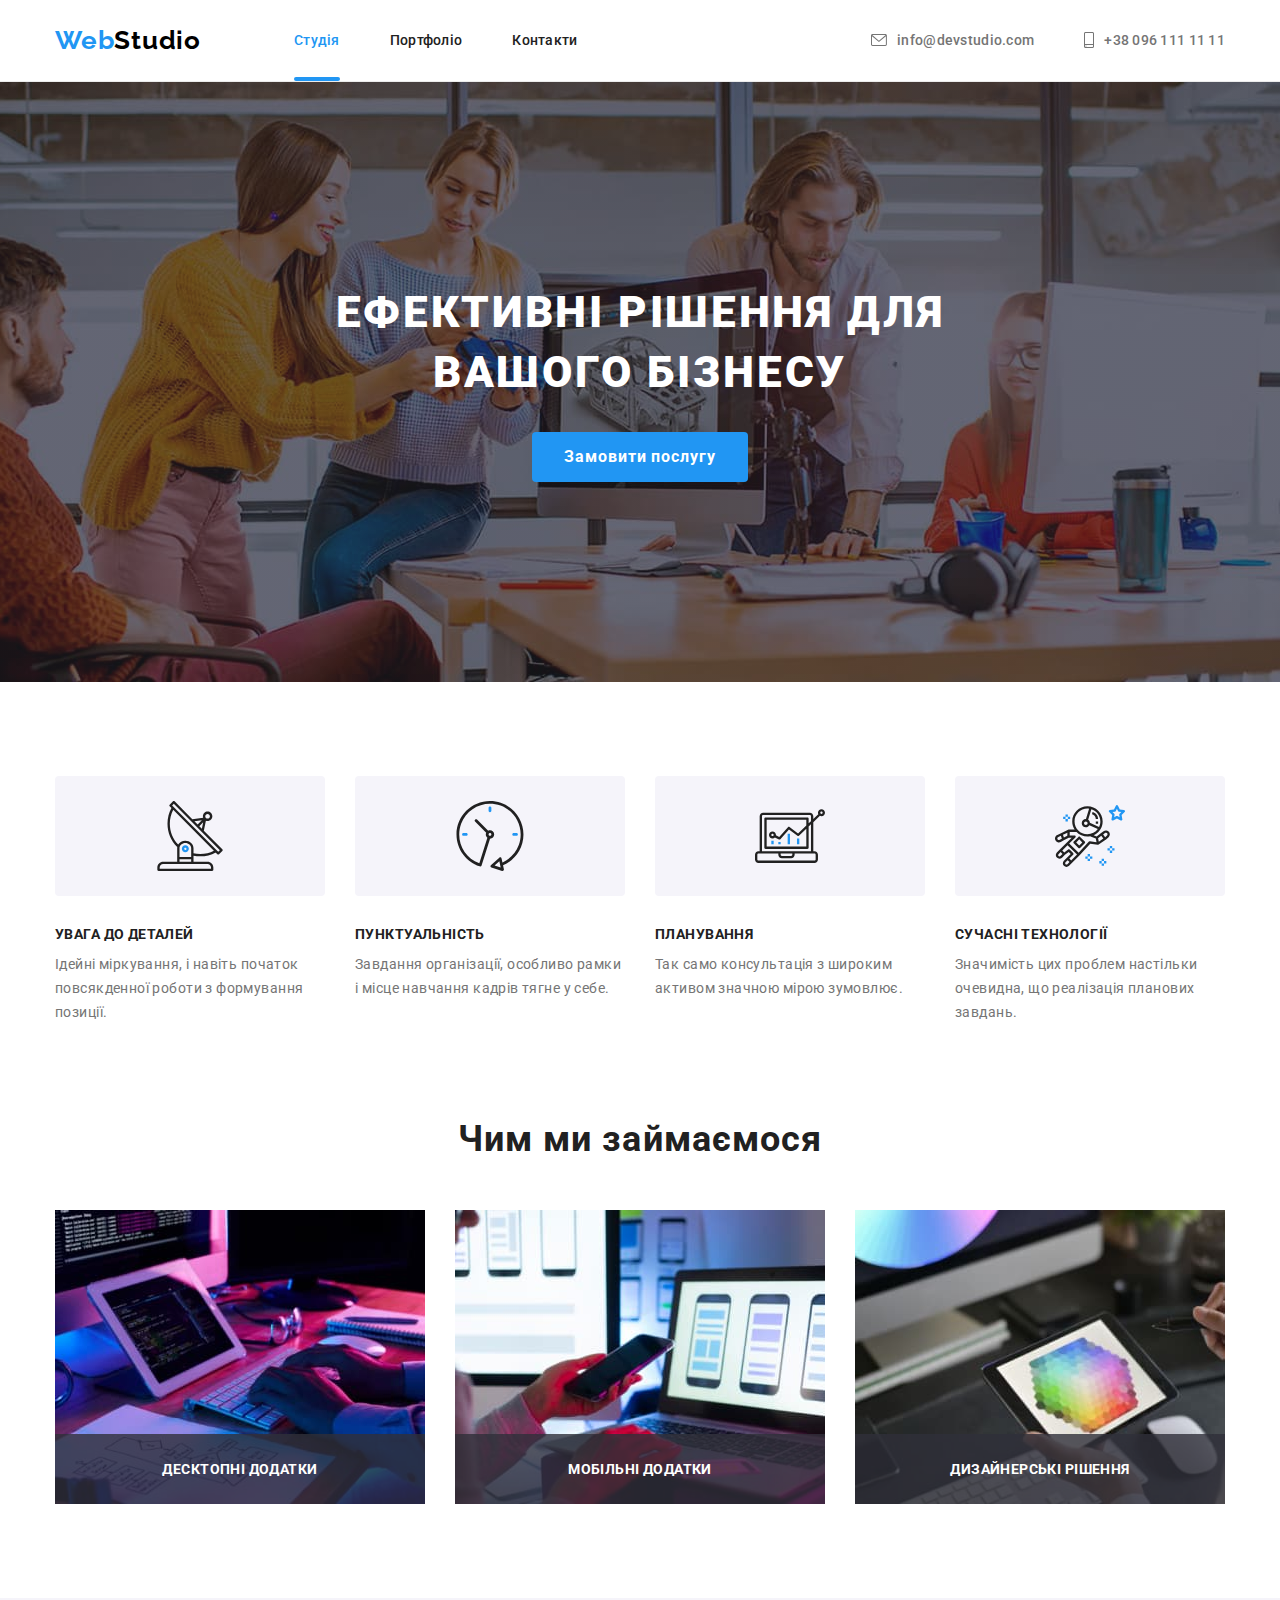
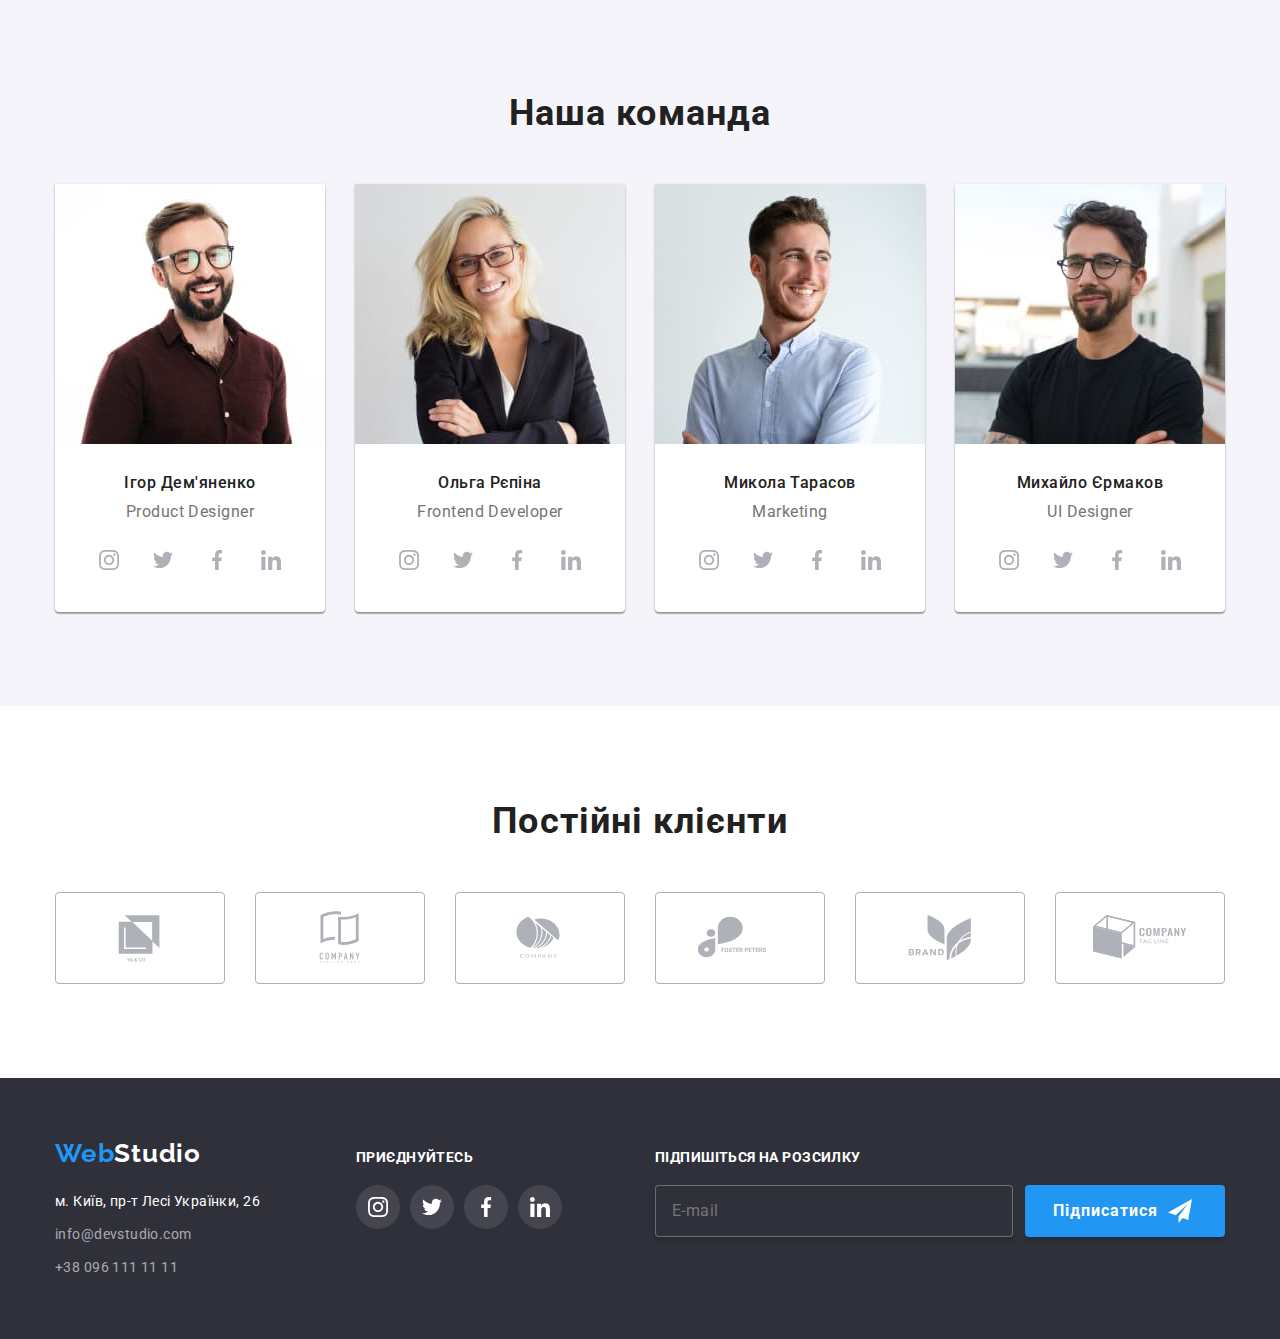
<file: index.html>
<!DOCTYPE html>
<html lang="uk">
  <head>
    <meta charset="UTF-8" />
    <meta http-equiv="X-UA-Compatible" content="IE=edge" />
    <meta name="viewport" content="width=device-width, initial-scale=1.0" />
    <title>Домашнє завдання #7 Головна</title>
    <link rel="preconnect" href="https://fonts.googleapis.com" />
    <link rel="preconnect" href="https://fonts.gstatic.com" crossorigin />
    <link
      href="https://fonts.googleapis.com/css2?family=Raleway:wght@700&family=Roboto:wght@400;500;700;900&display=swap"
      rel="stylesheet"
    />
    <link
      rel="stylesheet"
      href="https://cdnjs.cloudflare.com/ajax/libs/modern-normalize/1.1.0/modern-normalize.min.css"
    />
    <link rel="stylesheet" href="./css/main.min.css" />
  </head>
  <body>
    <!--Шапка-->
    <header class="page-header">
      <div class="container page-header__container">
        <a href="./index.html" class="logo"><span class="logo__contrast">Web</span>Studio</a>
        <button
          type="button"
          class="menu-toggle js-open-menu"
          aria-expanded="false"
          aria-controls="mobile-menu"
        >
          <svg
            class="menu-toggle__icon-menu"
            width="40px"
            height="40px"
            aria-label="Відкрити мобільне меню"
          >
            <use href="./images/icons.svg#icon-menu"></use>
          </svg>
        </button>
        <nav class="site-nav">
          <ul class="site-nav__list">
            <li>
              <a href="./index.html" class="site-nav__link site-nav__link--current">Студія</a>
            </li>
            <li><a href="./portfolio.html" class="site-nav__link">Портфоліо</a></li>
            <li><a href="" class="site-nav__link">Контакти</a></li>
          </ul>
        </nav>
        <ul class="contacts">
          <li class="contacts-item">
            <a href="mailto:info@devstudio.com" class="contacts__link">
              <svg class="contacts__icon" width="16px" height="12px">
                <use href="./images/icons.svg#icon-mail"></use></svg
              >info@devstudio.com</a
            >
          </li>
          <li class="contacts-item">
            <a href="tel:+380961111111" class="contacts__link"
              ><svg class="contacts__icon" width="10px" height="16px">
                <use href="./images/icons.svg#icon-phone"></use></svg
              >+38 096 111 11 11</a
            >
          </li>
        </ul>
      </div>
    </header>
    <main>
      <!--Hero-->
      <section class="hero">
        <div class="container">
          <h1 class="hero__title">Ефективні рішення для вашого бізнесу</h1>
          <button type="button" class="button" data-modal-open>Замовити послугу</button>
        </div>
      </section>
      <!--Особливості-->
      <section class="section">
        <div class="container">
          <h2 class="hidden">Особливості</h2>
          <ul class="features">
            <li class="features__item">
              <div class="features__icon-box">
                <svg width="70px" height="70px">
                  <use href="./images/icons.svg#icon-antenna"></use>
                </svg>
              </div>
              <h3 class="features__title">УВАГА ДО ДЕТАЛЕЙ</h3>
              <p class="features__text">
                Ідейні міркування, і навіть початок повсякденної роботи з формування позиції.
              </p>
            </li>
            <li class="features__item">
              <div class="features__icon-box">
                <svg width="70px" height="70px">
                  <use href="./images/icons.svg#icon-clock"></use>
                </svg>
              </div>
              <h3 class="features__title">ПУНКТУАЛЬНІСТЬ</h3>
              <p class="features__text">
                Завдання організації, особливо рамки і місце навчання кадрів тягне у себе.
              </p>
            </li>
            <li class="features__item">
              <div class="features__icon-box">
                <svg width="70px" height="70px">
                  <use href="./images/icons.svg#icon-diagram"></use>
                </svg>
              </div>
              <h3 class="features__title">ПЛАНУВАННЯ</h3>
              <p class="features__text">
                Так само консультація з широким активом значною мірою зумовлює.
              </p>
            </li>
            <li class="features__item">
              <div class="features__icon-box">
                <svg width="70px" height="70px">
                  <use href="./images/icons.svg#icon-astronaut"></use>
                </svg>
              </div>
              <h3 class="features__title">СУЧАСНІ ТЕХНОЛОГІЇ</h3>
              <p class="features__text">
                Значимість цих проблем настільки очевидна, що реалізація планових завдань.
              </p>
            </li>
          </ul>
        </div>
      </section>
      <!--Чим займаються-->
      <section class="section section--no-padding-top">
        <div class="container">
          <h2 class="section__title">Чим ми займаємося</h2>
          <ul class="services">
            <li>
              <a href="" class="services__link">
                <img
                  src="./images/desktop/img1"
                  srcset="./images/desktop/img1.jpg 1x, ./images/desktop/img1@2x.jpg 2x"
                  alt="Розробник працює з планшетом"
                  width="370"
                  height="294"
                />
                <h3 class="services__label">Десктопні додатки</h3>
              </a>
            </li>
            <li>
              <a href="" class="services__link">
                <img
                  src="./images/desktop/img2"
                  srcset="./images/desktop/img2.jpg 1x, ./images/desktop/img2@2x.jpg 2x"
                  alt="Варіанти вигляду додатку на мобільному пристої"
                  width="370"
                  height="294"
                />
                <h3 class="services__label">Мобільні додатки</h3>
              </a>
            </li>
            <li>
              <a href="" class="services__link">
                <img
                  src="./images/desktop/img3"
                  srcset="./images/desktop/img3.jpg 1x, ./images/desktop/img3@2x.jpg 2x"
                  alt="Кольорова палітра на планшеті"
                  width="370"
                  height="294"
                />
                <h3 class="services__label">Дизайнерські рішення</h3></a
              >
            </li>
          </ul>
        </div>
      </section>
      <!--Команда-->
      <section class="section section--grey-background">
        <div class="container">
          <h2 class="section__title">Наша команда</h2>
          <ul class="team">
            <li class="team__item">
              <picture>
                <source
                  srcset="./images/mobile/photo1.jpg 1x, ./images/mobile/photo1@2x.jpg 2x"
                  media="(max-width: 767px)"
                  type="image/jpeg">
                <source
                  srcset="./images/tablet/photo1.jpg 1x, ./images/tablet/photo1@2x.jpg 2x"
                  media="(max-width: 1199px)"
                  type="image/jpeg">
                <source
                  srcset="./images/desktop/photo1.jpg 1x, ./images/desktop/photo1@2x.jpg 2x"
                  media="(min-width: 1200px)"
                  type="image/jpeg">
                <img
                  src="./images/desktop/photo1.jpg"
                  alt="Фото Ігора Дем'яненка">
              </picture>
              <div class="team__description">
                <h3 class="team__title">Ігор Дем'яненко</h3>
                <p lang="en" class="team__text">Product Designer</p>
                <ul class="social-list">
                  <li class="social-list__item">
                    <a
                      href="https://www.instagram.com"
                      target="_blank"
                      rel="noreferrer noopener"
                      class="social-list__link"
                    >
                      <svg
                        class="social-list__icon"
                        width="20px"
                        height="20px"
                        aria-label="instagram"
                        lang="en"
                      >
                        <use href="./images/icons.svg#icon-instagram"></use>
                      </svg>
                    </a>
                  </li>
                  <li class="social-list__item">
                    <a
                      href="https://www.twitter.com"
                      target="_blank"
                      rel="noreferrer noopener"
                      class="social-list__link"
                    >
                      <svg
                        class="social-list__icon"
                        width="20px"
                        height="20px"
                        aria-label="twitter"
                        lang="en"
                      >
                        <use href="./images/icons.svg#icon-twitter"></use>
                      </svg>
                    </a>
                  </li>
                  <li class="social-list__item">
                    <a
                      href="https://uk-ua.facebook.com"
                      target="_blank"
                      rel="noreferrer noopener"
                      class="social-list__link"
                    >
                      <svg
                        class="social-list__icon"
                        width="20px"
                        height="20px"
                        aria-label="facebook"
                        lang="en"
                      >
                        <use href="./images/icons.svg#icon-facebook"></use>
                      </svg>
                    </a>
                  </li>
                  <li class="social-list__item">
                    <a
                      href="https://ua.linkedin.com"
                      target="_blank"
                      rel="noreferrer noopener"
                      class="social-list__link"
                    >
                      <svg
                        class="social-list__icon"
                        width="20px"
                        height="20px"
                        aria-label="linkedin"
                        lang="en"
                      >
                        <use href="./images/icons.svg#icon-linkedin"></use>
                      </svg>
                    </a>
                  </li>
                </ul>
              </div>
            </li>
            <li class="team__item">
              <picture>
                <source
                  srcset="./images/mobile/photo2.jpg 1x, ./images/mobile/photo2@2x.jpg 2x"
                  media="(max-width: 767px)"
                  type="image/jpeg">
                <source
                  srcset="./images/tablet/photo2.jpg 1x, ./images/tablet/photo2@2x.jpg 2x"
                  media="(max-width: 1199px)"
                  type="image/jpeg">
                <source
                  srcset="./images/desktop/photo2.jpg 1x, ./images/desktop/photo2@2x.jpg 2x"
                  media="(min-width: 1200px)"
                  type="image/jpeg">
                <img
                  src="./images/desktop/photo2.jpg"
                  alt="Фото Ольги Рєпіної">
              </picture>
              <div class="team__description">
                <h3 class="team__title">Ольга Рєпіна</h3>
                <p lang="en" class="team__text">Frontend Developer</p>
                <ul class="social-list list">
                  <li class="social-list__item">
                    <a
                      href="https://www.instagram.com"
                      target="_blank"
                      rel="noreferrer noopener"
                      class="social-list__link"
                    >
                      <svg
                        class="social-list__icon"
                        width="20px"
                        height="20px"
                        aria-label="instagram"
                        lang="en"
                      >
                        <use href="./images/icons.svg#icon-instagram"></use>
                      </svg>
                    </a>
                  </li>
                  <li class="social-list__item">
                    <a
                      href="https://www.twitter.com"
                      target="_blank"
                      rel="noreferrer noopener"
                      class="social-list__link"
                    >
                      <svg
                        class="social-list__icon"
                        width="20px"
                        height="20px"
                        aria-label="twitter"
                        lang="en"
                      >
                        <use href="./images/icons.svg#icon-twitter"></use></svg
                    ></a>
                  </li>
                  <li class="social-list__item">
                    <a
                      href="https://uk-ua.facebook.com"
                      target="_blank"
                      rel="noreferrer noopener"
                      class="social-list__link"
                      ><svg
                        class="social-list__icon"
                        width="20px"
                        height="20px"
                        aria-label="facebook"
                        lang="en"
                      >
                        <use href="./images/icons.svg#icon-facebook"></use></svg
                    ></a>
                  </li>
                  <li class="social-list__item">
                    <a
                      href="https://ua.linkedin.com"
                      target="_blank"
                      rel="noreferrer noopener"
                      class="social-list__link"
                      ><svg
                        class="social-list__icon"
                        width="20px"
                        height="20px"
                        aria-label="linkedin"
                        lang="en"
                      >
                        <use href="./images/icons.svg#icon-linkedin"></use></svg
                    ></a>
                  </li>
                </ul>
              </div>
            </li>
            <li class="team__item">
              <picture>
                <source
                  srcset="./images/mobile/photo3.jpg 1x, ./images/mobile/photo3@2x.jpg 2x"
                  media="(max-width: 767px)"
                  type="image/jpeg">
                <source
                  srcset="./images/tablet/photo3.jpg 1x, ./images/tablet/photo3@2x.jpg 2x"
                  media="(max-width: 1199px)"
                  type="image/jpeg">
                <source
                  srcset="./images/desktop/photo3.jpg 1x, ./images/desktop/photo3@2x.jpg 2x"
                  media="(min-width: 1200px)"
                  type="image/jpeg">
                <img
                  src="./images/desktop/photo3.jpg"
                  alt="Фото Миколи Тарасова">
              </picture>
              <div class="team__description">
                <h3 class="team__title">Микола Тарасов</h3>
                <p lang="en" class="team__text">Marketing</p>
                <ul class="social-list list">
                  <li class="social-list__item">
                    <a
                      href="https://www.instagram.com"
                      target="_blank"
                      rel="noreferrer noopener"
                      class="social-list__link"
                    >
                      <svg
                        class="social-list__icon"
                        width="20px"
                        height="20px"
                        aria-label="instagram"
                        lang="en"
                      >
                        <use href="./images/icons.svg#icon-instagram"></use>
                      </svg>
                    </a>
                  </li>
                  <li class="social-list__item">
                    <a
                      href="https://www.twitter.com"
                      target="_blank"
                      rel="noreferrer noopener"
                      class="social-list__link"
                    >
                      <svg
                        class="social-list__icon"
                        width="20px"
                        height="20px"
                        aria-label="twitter"
                        lang="en"
                      >
                        <use href="./images/icons.svg#icon-twitter"></use></svg
                    ></a>
                  </li>
                  <li class="social-list__item">
                    <a
                      href="https://uk-ua.facebook.com"
                      target="_blank"
                      rel="noreferrer noopener"
                      class="social-list__link"
                    >
                      <svg
                        class="social-list__icon"
                        width="20px"
                        height="20px"
                        aria-label="facebook"
                        lang="en"
                      >
                        <use href="./images/icons.svg#icon-facebook"></use>
                      </svg>
                    </a>
                  </li>
                  <li class="social-list__item">
                    <a
                      href="https://ua.linkedin.com"
                      target="_blank"
                      rel="noreferrer noopener"
                      class="social-list__link"
                      ><svg
                        class="social-list__icon"
                        width="20px"
                        height="20px"
                        aria-label="linkedin"
                        lang="en"
                      >
                        <use href="./images/icons.svg#icon-linkedin"></use></svg
                    ></a>
                  </li>
                </ul>
              </div>
            </li>
            <li class="team__item">
              <picture>
                <source
                  srcset="./images/mobile/photo4.jpg 1x, ./images/mobile/photo4@2x.jpg 2x"
                  media="(max-width: 767px)"
                  type="image/jpeg">
                <source
                  srcset="./images/tablet/photo4.jpg 1x, ./images/tablet/photo4@2x.jpg 2x"
                  media="(max-width: 1199px)"
                  type="image/jpeg">
                <source
                  srcset="./images/desktop/photo4.jpg 1x, ./images/desktop/photo4@2x.jpg 2x"
                  media="(min-width: 1200px)"
                  type="image/jpeg">
                <img
                  src="./images/desktop/photo4.jpg"
                  alt="Фото Михайла Єрмакова">
              </picture>
              <div class="team__description">
                <h3 class="team__title">Михайло Єрмаков</h3>
                <p lang="en" class="team__text">UI Designer</p>
                <ul class="social-list list">
                  <li class="social-list__item">
                    <a
                      href="https://www.instagram.com"
                      target="_blank"
                      rel="noreferrer noopener"
                      class="social-list__link"
                    >
                      <svg
                        class="social-list__icon"
                        width="20px"
                        height="20px"
                        aria-label="instagram"
                        lang="en"
                      >
                        <use href="./images/icons.svg#icon-instagram"></use>
                      </svg>
                    </a>
                  </li>
                  <li class="social-list__item">
                    <a
                      href="https://www.twitter.com"
                      target="_blank"
                      rel="noreferrer noopener"
                      class="social-list__link"
                    >
                      <svg
                        class="social-list__icon"
                        width="20px"
                        height="20px"
                        aria-label="twitter"
                        lang="en"
                      >
                        <use href="./images/icons.svg#icon-twitter"></use></svg
                    ></a>
                  </li>
                  <li class="social-list__item">
                    <a
                      href="https://uk-ua.facebook.com"
                      target="_blank"
                      rel="noreferrer noopener"
                      class="social-list__link"
                      ><svg
                        class="social-list__icon"
                        width="20px"
                        height="20px"
                        aria-label="facebook"
                        lang="en"
                      >
                        <use href="./images/icons.svg#icon-facebook"></use></svg
                    ></a>
                  </li>
                  <li class="social-list__item">
                    <a
                      href="https://ua.linkedin.com"
                      target="_blank"
                      rel="noreferrer noopener"
                      class="social-list__link"
                      ><svg
                        class="social-list__icon"
                        width="20px"
                        height="20px"
                        aria-label="linkedin"
                        lang="en"
                      >
                        <use href="./images/icons.svg#icon-linkedin"></use></svg
                    ></a>
                  </li>
                </ul>
              </div>
            </li>
          </ul>
        </div>
      </section>
      <section class="section">
        <div class="container">
          <h2 class="section__title">Постійні клієнти</h2>
          <ul class="clients">
            <li class="clients__item">
              <a href="" target="_blank" rel="noreferrer noopener" class="clients__link"
                ><svg
                  class="clients__icon"
                  width="106px"
                  height="60px"
                  aria-label="логотип клієнта 1"
                  lang="uk"
                >
                  <use href="./images/icons.svg#icon-client1"></use></svg
              ></a>
            </li>
            <li class="clients__item">
              <a href="" target="_blank" rel="noreferrer noopener" class="clients__link"
                ><svg
                  class="clients__icon"
                  width="106px"
                  height="60px"
                  aria-label="логотип клієнта 2"
                  lang="uk"
                >
                  <use href="./images/icons.svg#icon-client2"></use></svg
              ></a>
            </li>
            <li class="clients__item">
              <a href="" target="_blank" rel="noreferrer noopener" class="clients__link"
                ><svg
                  class="clients__icon"
                  width="106px"
                  height="60px"
                  aria-label="логотип клієнта 3"
                  lang="uk"
                >
                  <use href="./images/icons.svg#icon-client3"></use></svg
              ></a>
            </li>
            <li class="clients__item">
              <a href="" target="_blank" rel="noreferrer noopener" class="clients__link"
                ><svg
                  class="clients__icon"
                  width="106px"
                  height="60px"
                  aria-label="логотип клієнта 4"
                  lang="uk"
                >
                  <use href="./images/icons.svg#icon-client4"></use></svg
              ></a>
            </li>
            <li class="clients__item">
              <a href="" target="_blank" rel="noreferrer noopener" class="clients__link"
                ><svg
                  class="clients__icon"
                  width="106px"
                  height="60px"
                  aria-label="логотип клієнта 5"
                  lang="uk"
                >
                  <use href="./images/icons.svg#icon-client5"></use></svg
              ></a>
            </li>
            <li class="clients__item">
              <a href="" target="_blank" rel="noreferrer noopener" class="clients__link"
                ><svg
                  class="clients__icon"
                  width="106px"
                  height="60px"
                  aria-label="логотип клієнта 6"
                  lang="uk"
                >
                  <use href="./images/icons.svg#icon-client6"></use></svg
              ></a>
            </li>
          </ul>
        </div>
      </section>
    </main>

    <footer class="footer">
      <div class="container container--footer">
        <div class="footer__left-block">
          <a href="/" class="logo logo--footer"><span class="logo__contrast">Web</span>Studio</a>
          <address class="address">
            <ul class="address__list">
              <li class="address__item">
                <a
                  href="https://goo.gl/maps/XZDwD4f3hRk5bJ4y6"
                  class="address__link address__link--bold"
                  >м. Київ, пр-т Лесі Українки, 26</a
                >
              </li>
              <li class="address__item">
                <a href="mailto:info@devstudio.com" class="address__link">info@devstudio.com</a>
              </li>
              <li class="address__item">
                <a href="tel:+380961111111" class="address__link">+38 096 111 11 11</a>
              </li>
            </ul>
          </address>
        </div>
        <div class="footer__central-block">
          <b class="footer__call-to-action">приєднуйтесь</b>
          <ul class="social-list">
            <li class="social-list__item">
              <a
                href="https://www.instagram.com"
                target="_blank"
                rel="noreferrer noopener"
                class="social-list__link social-list__link--dark"
              >
                <svg
                  class="social-list__icon"
                  width="20px"
                  height="20px"
                  aria-label="instagram"
                  lang="en"
                >
                  <use href="./images/icons.svg#icon-instagram"></use>
                </svg>
              </a>
            </li>
            <li class="social-list__item">
              <a
                href="https://www.twitter.com"
                target="_blank"
                rel="noreferrer noopener"
                class="social-list__link social-list__link--dark"
              >
                <svg
                  class="social-list__icon"
                  width="20px"
                  height="20px"
                  aria-label="twitter"
                  lang="en"
                >
                  <use href="./images/icons.svg#icon-twitter"></use></svg
              ></a>
            </li>
            <li class="social-list__item">
              <a
                href="https://uk-ua.facebook.com"
                target="_blank"
                rel="noreferrer noopener"
                class="social-list__link social-list__link--dark"
                ><svg
                  class="social-list__icon"
                  width="20px"
                  height="20px"
                  aria-label="facebook"
                  lang="en"
                >
                  <use href="./images/icons.svg#icon-facebook"></use></svg
              ></a>
            </li>
            <li class="social-list__item">
              <a
                href="https://ua.linkedin.com"
                target="_blank"
                rel="noreferrer noopener"
                class="social-list__link social-list__link--dark">
                <svg
                  class="social-list__icon"
                  width="20px"
                  height="20px"
                  aria-label="linkedin"
                  lang="en">
                  <use href="./images/icons.svg#icon-linkedin"></use></svg></a>
            </li>
          </ul>
        </div>
        <div class="footer__right-block">
          <b class="footer__call-to-action">Підпишіться на розсилку</b>
          <form name="subscribe-form" class="subscribe-form">
            <label
              ><input type="email" name="email" class="subscribe-form__input" placeholder="E-mail"
            /></label>

            <button type="submit" class="button button--subscribe">
              Підписатися
              <svg class="subscribe-form__icon" width="24px" height="24px">
                <use href="./images/icons.svg#icon-icon-send"></use>
              </svg>
            </button>
          </form>
        </div>
      </div>
    </footer>
    <div class="backdrop is-hidden" data-modal>
      <div class="modal">
        <button
          type="button"
          class="modal__close-button"
          data-modal-close
          aria-label="Закрити"
          lang="uk"
        >
          <svg width="11" height="11" class="modal__icon">
            <use href="./images/icons.svg#icon-close"></use>
          </svg>
        </button>
        <div class="callback-form">
          <b class="callback-form__call-to-action">Залиште свої дані, ми вам передзвонимо</b>
          <form>
            <div class="callback-form__field">
              <label for="name" class="callback-form__label">Ім'я</label>
              <input type="text" name="name" id="name" class="callback-form__input" />
              <svg width="18" height="18" class="callback-form__icon">
                <use href="./images/icons.svg#icon-person-name"></use>
              </svg>
            </div>
            <div class="callback-form__field">
              <label for="tel" class="callback-form__label">Телефон</label>
              <input type="tel" name="tel" id="tel" class="callback-form__input" />
              <svg width="18" height="18" class="callback-form__icon">
                <use href="./images/icons.svg#icon-phone-black"></use>
              </svg>
            </div>
            <div class="callback-form__field">
              <label for="email-modal" class="callback-form__label">Пошта</label>
              <input
                type="email"
                name="email-modal"
                id="email-modal"
                class="callback-form__input"
              />
              <svg width="18" height="18" class="callback-form__icon">
                <use href="./images/icons.svg#icon-email-black"></use>
              </svg>
            </div>
            <div class="callback-form__field callback-form__field--comment">
              <label for="comment" class="callback-form__label">Коментар</label>
              <textarea
                name="comment"
                id="comment"
                class="callback-form__textarea"
                placeholder="Введіть текст"
              ></textarea>
            </div>

            <label class="callback-form__agreement">
              <input
                type="checkbox"
                name="conditions"
                id="conditions"
                class="callback-form__checkbox"
              />
              <svg width="16" height="15" class="callback-form__check-mark">
                <use href="./images/icons.svg#icon-icon-check"></use>
              </svg>
              <span
                >Погоджуюся з розсилкою та приймаю
                <a href="" class="callback-form__terms">Умови договору</a></span
              >
            </label>

            <button type="submit" class="button button--submit">Відправити</button>
          </form>
        </div>
      </div>
    </div>
    <div class="mobile-menu js-menu-container" id="mobile-menu">
      <button class="menu-toggle js-close-menu">
        <svg
          class="menu-toggle__icon-menu"
          width="40px"
          height="40px"
          aria-label="Закрити мобільне меню"
        >
          <use href="./images/icons.svg#icon-cross"></use>
        </svg>
      </button>

      <nav class="mobile-site-nav">
        <ul class="mobile-site-nav__list">
          <li class="mobile-site-nav__item">
            <a href="./index.html" class="mobile-site-nav__link mobile-site-nav__link--current"
              >Студія</a
            >
          </li>
          <li class="mobile-site-nav__item">
            <a href="./portfolio.html" class="mobile-site-nav__link">Портфоліо</a>
          </li>
          <li class="mobile-site-nav__item">
            <a href="" class="mobile-site-nav__link">Контакти</a>
          </li>
        </ul>
      </nav>
      <div class="mobile-menu__box">
        <ul class="mobile-contacts">
          <li class="mobile-contacts__item">
            <a
              href="tel:+380961111111"
              class="mobile-contacts__link mobile-contacts__link--big-blue"
              >+38 096 111 11 11</a
            >
          </li>
          <li class="mobile-contacts__item">
            <a
              href="mailto:info@devstudio.com"
              class="mobile-contacts__link mobile-contacts__link--little-grey"
            >
              info@devstudio.com</a
            >
          </li>
        </ul>

        <ul class="mobile-social-list">
          <li class="mobile-social-list__item">
            <a
              href="https://www.instagram.com"
              target="_blank"
              rel="noreferrer noopener"
              class="mobile-social-list__link"
              >Instagram
            </a>
          </li>
          <li class="mobile-social-list__item">
            <a
              href="https://www.twitter.com"
              target="_blank"
              rel="noreferrer noopener"
              class="mobile-social-list__link"
              >Twitter</a
            >
          </li>
          <li class="mobile-social-list__item">
            <a
              href="https://uk-ua.facebook.com"
              target="_blank"
              rel="noreferrer noopener"
              class="mobile-social-list__link"
              >Facebook</a
            >
          </li>
          <li class="mobile-social-list__item">
            <a
              href="https://ua.linkedin.com"
              target="_blank"
              rel="noreferrer noopener"
              class="mobile-social-list__link"
              >Linkedin</a
            >
          </li>
        </ul>
      </div>
    </div>

    <script src="./js/modal.js"></script>
    <script src="./js/mobile-menu.js"></script>
  </body>
</html>
</file>
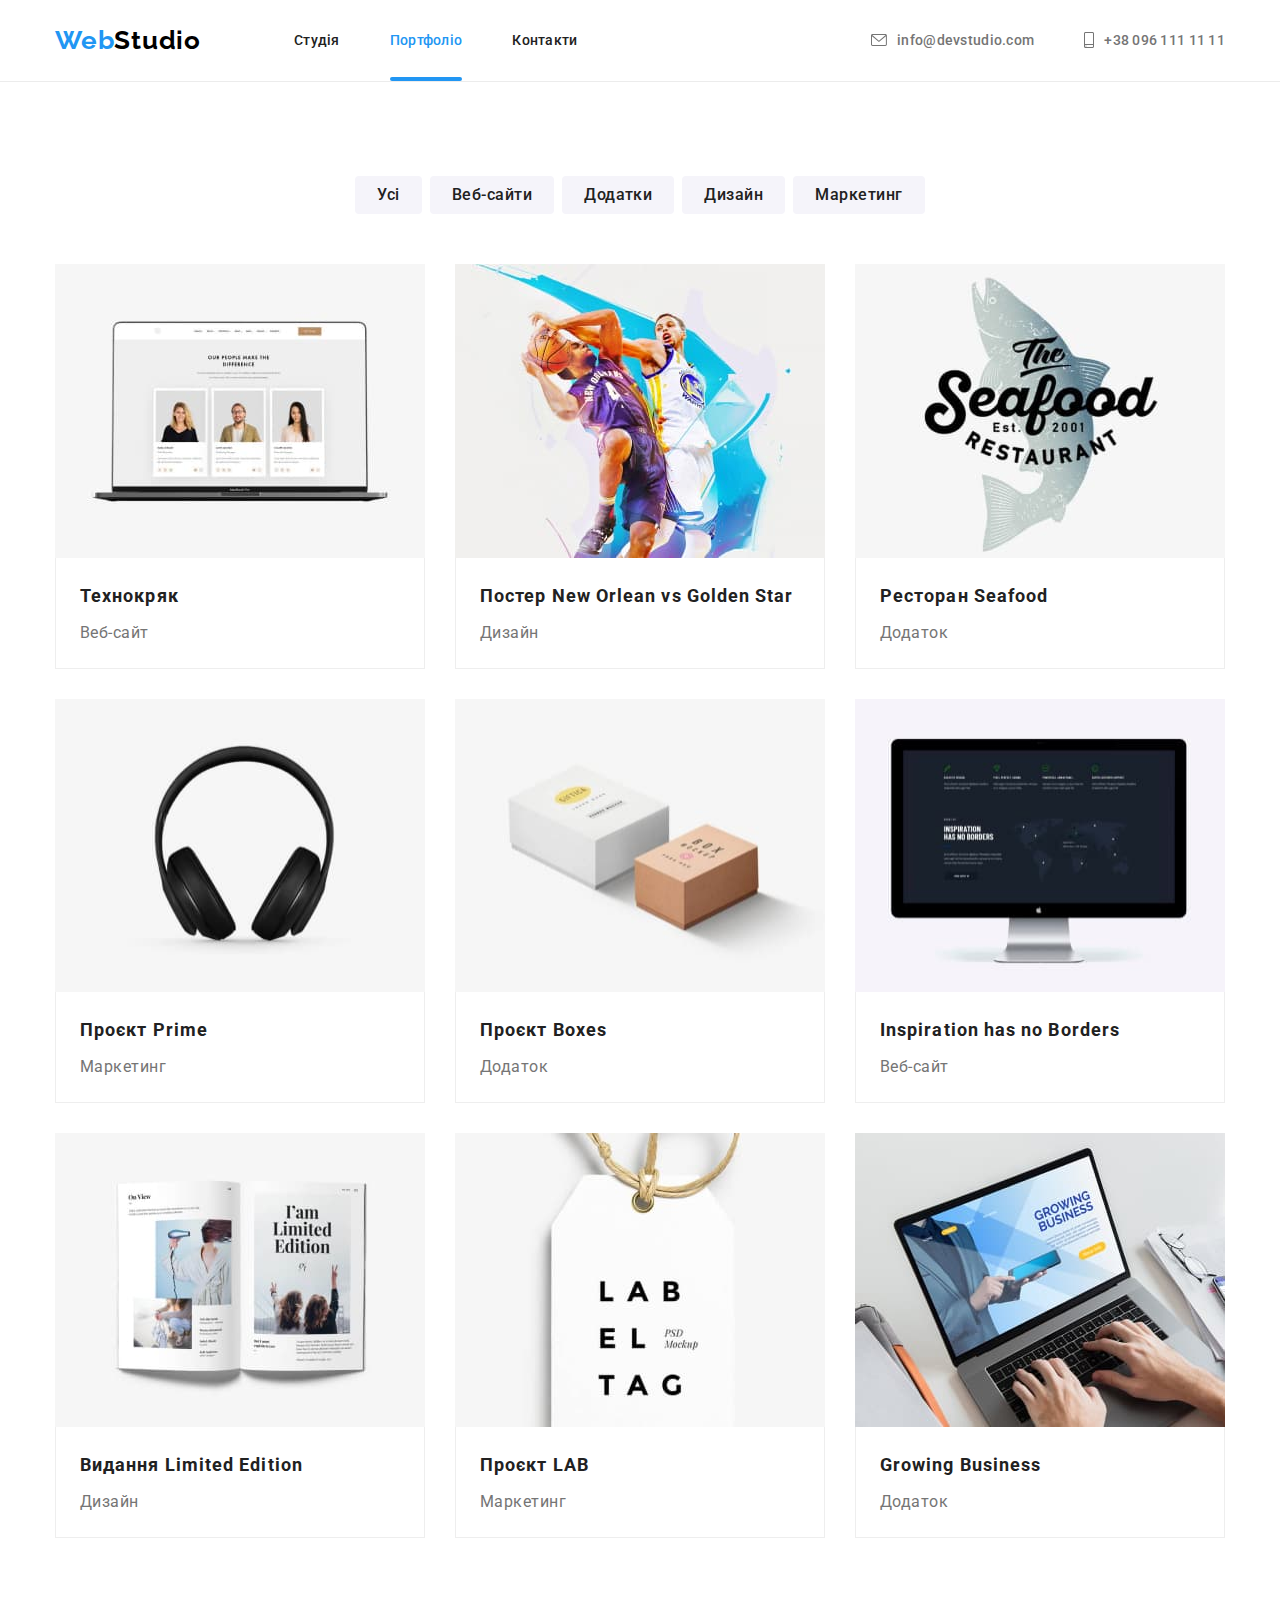
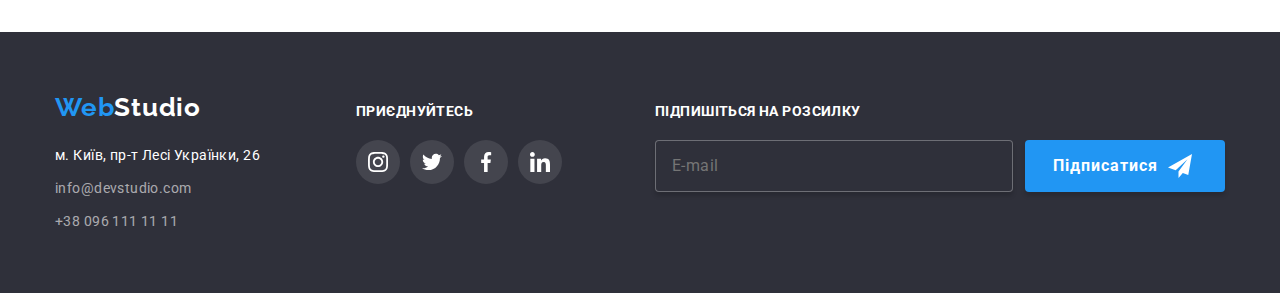
<file: portfolio.html>
<!DOCTYPE html>
<html lang="uk">
  <head>
    <meta charset="UTF-8" />
    <meta http-equiv="X-UA-Compatible" content="IE=edge" />
    <meta name="viewport" content="width=device-width, initial-scale=1.0" />
    <title>Домашнє завдання #7 Портфоліо</title>
    <link rel="preconnect" href="https://fonts.googleapis.com" />
    <link rel="preconnect" href="https://fonts.gstatic.com" crossorigin />
    <link
      href="https://fonts.googleapis.com/css2?family=Raleway:wght@700&family=Roboto:wght@400;500;700;900&display=swap"
      rel="stylesheet"
    />
    <link rel="stylesheet" href="https://cdnjs.cloudflare.com/ajax/libs/modern-normalize/1.1.0/modern-normalize.min.css" />
    <link rel="stylesheet" href="./css/main.min.css" />
  </head>

  <body>
    <!--Шапка-->
    <header class="page-header">
      <div class="container page-header__container">
        <a href="./index.html" class="logo"><span class="logo__contrast">Web</span>Studio</a>
        <button type="button" class="menu-toggle js-open-menu" aria-expanded="false" aria-controls="mobile-menu">
            <svg class="menu-toggle__icon-menu" width="40px" height="40px" aria-label="Відкрити мобільне меню">
              <use href="./images/icons.svg#icon-menu"></use>
            </svg>
          </button>
        <nav class="site-nav">
          <ul class="site-nav__list">
            <li><a href="./index.html" class="site-nav__link">Студія</a></li>
            <li><a href="./portfolio.html" class="site-nav__link site-nav__link--current">Портфоліо</a></li>
            <li><a href="" class="site-nav__link">Контакти</a></li>
          </ul>
        </nav>
        <ul class="contacts">
          <li class="contacts-item">
            <a href="mailto:info@devstudio.com" class="contacts__link">
              <svg class="contacts__icon" width="16px" height="12px">
                <use href="./images/icons.svg#icon-mail"></use></svg
              >info@devstudio.com</a>
          </li>
          <li class="contacts-item">
            <a href="tel:+380961111111" class="contacts__link"
              ><svg class="contacts__icon" width="10px" height="16px">
                <use href="./images/icons.svg#icon-phone"></use></svg
              >+38 096 111 11 11</a
            >
          </li>
        </ul>
      </div>
    </header>
    <main>
      <section class="section">
        <div class="container">
          <h1 class="hidden">Портфоліо</h1>
          <ul class="buttons-list">
            <li>
              <button type="button" class="button--portfolio">Усі</button>
            </li>
            <li>
              <button type="button" class="button--portfolio">Веб-сайти</button>
            </li>
            <li>
              <button type="button" class="button--portfolio">Додатки</button>
            </li>
            <li>
              <button type="button" class="button--portfolio">Дизайн</button>
            </li>
            <li>
              <button type="button" class="button--portfolio">Маркетинг</button>
            </li>
          </ul>
          <ul class="portfolio-list">
            <li class="portfolio-list__item">
              <a href="" class="portfolio-list__link">
                <div class="portfolio-list__wrapper">
                  <picture>
                  <source srcset="./images/mobile/pic1.jpg 1x, ./images/mobile/pic1@2x.jpg 2x" media="(max-width: 767px)" type="image/jpeg">
                  <source srcset="./images/tablet/pic1.jpg 1x, ./images/tablet/pic1@2x.jpg 2x" media="(max-width: 1199px)" type="image/jpeg">
                  <source srcset="./images/desktop/pic1.jpg 1x, ./images/desktop/pic1@2x.jpg 2x" media="(min-width: 1200px)" type="image/jpeg">
                  <img src="./images/desktop/pic1.jpg" alt="Ноутбук" >
                </picture>
                  <p class="portfolio-list__text">
                    Ресурс пропонує комплексні пропозиції з різним рівнем функціоналу та сервісів.
                    Все це дозволить відвідувачу отримати вичерпні відомості про компанію чи
                    приватну особу.
                  </p>
                </div>
                <div class="portfolio-list__description">
                  <h2 class="portfolio-list__title">Технокряк</h2>
                  <p class="portfolio-list__filter">Веб-сайт</p>
                </div>
              </a>
            </li>
            <li class="portfolio-list__item">
              <a href="" class="portfolio-list__link">
                <div class="portfolio-list__wrapper">
                  <picture>
                  <source srcset="./images/mobile/pic2.jpg 1x, ./images/mobile/pic2@2x.jpg 2x" media="(max-width: 767px)" type="image/jpeg">
                  <source srcset="./images/tablet/pic2.jpg 1x, ./images/tablet/pic2@2x.jpg 2x" media="(max-width: 1199px)" type="image/jpeg">
                  <source srcset="./images/desktop/pic2.jpg 1x, ./images/desktop/pic2@2x.jpg 2x" media="(min-width: 1200px)" type="image/jpeg">
                  <img src="./images/desktop/pic2.jpg" alt="Намальовані баскетболісти">
                </picture>
                  <p class="portfolio-list__text">
                    Ресурс пропонує комплексні пропозиції з різним рівнем функціоналу та сервісів.
                    Все це дозволить відвідувачу отримати вичерпні відомості про компанію чи
                    приватну особу.
                  </p>
                </div>
                <div class="portfolio-list__description">
                  <h2 class="portfolio-list__title">Постер <span lang="en">New Orlean vs Golden Star</span></h2>
                  <p class="portfolio-list__filter">Дизайн</p>
                </div></a
              >
            </li>
            <li class="portfolio-list__item">
              <a href="" class="portfolio-list__link">
                <div class="portfolio-list__wrapper">
                  <picture>
                  <source srcset="./images/mobile/pic3.jpg 1x, ./images/mobile/pic3@2x.jpg 2x" media="(max-width: 767px)" type="image/jpeg">
                  <source srcset="./images/tablet/pic3.jpg 1x, ./images/tablet/pic3@2x.jpg 2x" media="(max-width: 1199px)" type="image/jpeg">
                  <source srcset="./images/desktop/pic3.jpg 1x, ./images/desktop/pic3@2x.jpg 2x" media="(min-width: 1200px)" type="image/jpeg">
                  <img src="./images/desktop/pic3.jpg" alt="Логотип ресторану">
                </picture>
                  <p class="portfolio-list__text">
                    Ресурс пропонує комплексні пропозиції з різним рівнем функціоналу та сервісів.
                    Все це дозволить відвідувачу отримати вичерпні відомості про компанію чи
                    приватну особу.
                  </p>
                </div>
                <div class="portfolio-list__description">
                  <h2 class="portfolio-list__title">Ресторан <span lang="en">Seafood</span></h2>
                  <p class="portfolio-list__filter">Додаток</p>
                </div></a
              >
            </li>
            <li class="portfolio-list__item">
              <a href="" class="portfolio-list__link">
                <div class="portfolio-list__wrapper">
                  <picture>
                    <source srcset="./images/mobile/pic4.jpg 1x, ./images/mobile/pic4@2x.jpg 2x" media="(max-width: 767px)" type="image/jpeg">
                    <source srcset="./images/tablet/pic4.jpg 1x, ./images/tablet/pic4@2x.jpg 2x" media="(max-width: 1199px)" type="image/jpeg">
                    <source srcset="./images/desktop/pic4.jpg 1x, ./images/desktop/pic4@2x.jpg 2x" media="(min-width: 1200px)" type="image/jpeg">
                    <img src="./images/desktop/pic4.jpg" alt="Навушники">
                  </picture>
                  <p class="portfolio-list__text">
                    Ресурс пропонує комплексні пропозиції з різним рівнем функціоналу та сервісів.
                    Все це дозволить відвідувачу отримати вичерпні відомості про компанію чи
                    приватну особу.
                  </p>
                </div>
                <div class="portfolio-list__description">
                  <h2 class="portfolio-list__title">Проєкт <span lang="en">Prime</span></h2>
                  <p class="portfolio-list__filter">Маркетинг</p>
                </div></a
              >
            </li>
            <li class="portfolio-list__item">
              <a href="" class="portfolio-list__link">
                <div class="portfolio-list__wrapper">
                  <picture>
                    <source srcset="./images/mobile/pic5.jpg 1x, ./images/mobile/pic5@2x.jpg 2x" media="(max-width: 767px)" type="image/jpeg">
                    <source srcset="./images/tablet/pic5.jpg 1x, ./images/tablet/pic5@2x.jpg 2x" media="(max-width: 1199px)" type="image/jpeg">
                    <source srcset="./images/desktop/pic5.jpg 1x, ./images/desktop/pic5@2x.jpg 2x" media="(min-width: 1200px)" type="image/jpeg">
                    <img src="./images/desktop/pic5.jpg" alt="2 коробки">
                  </picture>
                  <p class="portfolio-list__text">
                    Ресурс пропонує комплексні пропозиції з різним рівнем функціоналу та сервісів.
                    Все це дозволить відвідувачу отримати вичерпні відомості про компанію чи
                    приватну особу.
                  </p>
                </div>
                <div class="portfolio-list__description">
                  <h2 class="portfolio-list__title">Проєкт <span lang="en">Boxes</span></h2>
                  <p class="portfolio-list__filter">Додаток</p>
                </div></a
              >
            </li>
            <li class="portfolio-list__item">
              <a href="" class="portfolio-list__link">
                <div class="portfolio-list__wrapper">
                  <picture>
                    <source srcset="./images/mobile/pic6.jpg 1x, ./images/mobile/pic6@2x.jpg 2x" media="(max-width: 767px)" type="image/jpeg">
                    <source srcset="./images/tablet/pic6.jpg 1x, ./images/tablet/pic6@2x.jpg 2x" media="(max-width: 1199px)" type="image/jpeg">
                    <source srcset="./images/desktop/pic6.jpg 1x, ./images/desktop/pic6@2x.jpg 2x" media="(min-width: 1200px)" type="image/jpeg">
                    <img src="./images/desktop/pic6.jpg" alt="Монітор">
                  </picture>
                  <p class="portfolio-list__text">
                    Ресурс пропонує комплексні пропозиції з різним рівнем функціоналу та сервісів.
                    Все це дозволить відвідувачу отримати вичерпні відомості про компанію чи
                    приватну особу.
                  </p>
                </div>
                <div class="portfolio-list__description">
                  <h2 class="portfolio-list__title" lang="en">Inspiration has no Borders</h2>
                  <p class="portfolio-list__filter">Веб-сайт</p>
                </div></a
              >
            </li>
            <li class="portfolio-list__item">
              <a href="" class="portfolio-list__link">
                <div class="portfolio-list__wrapper">
                  <picture>
                    <source srcset="./images/mobile/pic7.jpg 1x, ./images/mobile/pic7@2x.jpg 2x" media="(max-width: 767px)" type="image/jpeg">
                    <source srcset="./images/tablet/pic7.jpg 1x, ./images/tablet/pic7@2x.jpg 2x" media="(max-width: 1199px)" type="image/jpeg">
                    <source srcset="./images/desktop/pic7.jpg 1x, ./images/desktop/pic7@2x.jpg 2x" media="(min-width: 1200px)" type="image/jpeg">
                    <img src="./images/desktop/pic7.jpg" alt="Відкритий журнал">
                  </picture>
                  <p class="portfolio-list__text">
                    Ресурс пропонує комплексні пропозиції з різним рівнем функціоналу та сервісів.
                    Все це дозволить відвідувачу отримати вичерпні відомості про компанію чи
                    приватну особу.
                  </p>
                </div>
                <div class="portfolio-list__description">
                  <h2 class="portfolio-list__title">Видання <span lang="en">Limited Edition</span></h2>
                  <p class="portfolio-list__filter">Дизайн</p>
                </div></a
              >
            </li>
            <li class="portfolio-list__item">
              <a href="" class="portfolio-list__link">
                <div class="portfolio-list__wrapper">
                  <picture>
                    <source srcset="./images/mobile/pic8.jpg 1x, ./images/mobile/pic8@2x.jpg 2x" media="(max-width: 767px)" type="image/jpeg">
                    <source srcset="./images/tablet/pic8.jpg 1x, ./images/tablet/pic8@2x.jpg 2x" media="(max-width: 1199px)" type="image/jpeg">
                    <source srcset="./images/desktop/pic8.jpg 1x, ./images/desktop/pic8@2x.jpg 2x" media="(min-width: 1200px)" type="image/jpeg">
                    <img src="./images/desktop/pic8.jpg" alt="Бірка">
                  </picture>
                  <p class="portfolio-list__text">
                    Ресурс пропонує комплексні пропозиції з різним рівнем функціоналу та сервісів.
                    Все це дозволить відвідувачу отримати вичерпні відомості про компанію чи
                    приватну особу.
                  </p>
                </div>
                <div class="portfolio-list__description">
                  <h2 class="portfolio-list__title">Проєкт <span lang="en">LAB</span></h2>
                  <p class="portfolio-list__filter">Маркетинг</p>
                </div></a
              >
            </li>
            <li class="portfolio-list__item">
              <a href="" class="portfolio-list__link">
                <div class="portfolio-list__wrapper">
                  <picture>
                    <source srcset="./images/mobile/pic9.jpg 1x, ./images/mobile/pic9@2x.jpg 2x" media="(max-width: 767px)" type="image/jpeg">
                    <source srcset="./images/tablet/pic9.jpg 1x, ./images/tablet/pic9@2x.jpg 2x" media="(max-width: 1199px)" type="image/jpeg">
                    <source srcset="./images/desktop/pic9.jpg 1x, ./images/desktop/pic9@2x.jpg 2x" media="(min-width: 1200px)" type="image/jpeg">
                    <img src="./images/desktop/pic9.jpg" alt="Ноутбук">
                  </picture>
                  <p class="portfolio-list__text">
                    Ресурс пропонує комплексні пропозиції з різним рівнем функціоналу та сервісів.
                    Все це дозволить відвідувачу отримати вичерпні відомості про компанію чи
                    приватну особу.
                  </p>
                </div>
                <div class="portfolio-list__description">
                  <h2 class="portfolio-list__title" lang="en">Growing Business</h2>
                  <p class="portfolio-list__filter">Додаток</p>
                </div></a
              >
            </li>
          </ul>
        </div>
      </section>
    </main>
    <footer class="footer">
      <div class="container container--footer">
        <div class="footer__left-block">
          <a href="/" class="logo logo--footer"><span class="logo__contrast">Web</span>Studio</a>
          <address class="address">
            <ul class="address__list">
              <li class="address__item">
                <a href="https://goo.gl/maps/XZDwD4f3hRk5bJ4y6" class="address__link address__link--bold"
                  >м. Київ, пр-т Лесі Українки, 26</a
                >
              </li>
              <li class="address__item">
                <a href="mailto:info@devstudio.com" class="address__link">info@devstudio.com</a>
              </li>
              <li class="address__item">
                <a href="tel:+380961111111" class="address__link">+38 096 111 11 11</a>
              </li>
            </ul>
          </address>
        </div>
        <div class="footer__central-block">
          <b class="footer__call-to-action">приєднуйтесь</b>
          <ul class="social-list">
            <li class="social-list__item">
              <a
                href="https://www.instagram.com"
                target="_blank"
                rel="noreferrer noopener"
                class="social-list__link social-list__link--dark"
              >
                <svg
                  class="social-list__icon"
                  width="20px"
                  height="20px"
                  aria-label="instagram"
                  lang="en"
                >
                  <use href="./images/icons.svg#icon-instagram"></use>
                </svg>
              </a>
            </li>
            <li class="social-list__item">
              <a
                href="https://www.twitter.com"
                target="_blank"
                rel="noreferrer noopener"
                class="social-list__link social-list__link--dark"
              >
                <svg
                  class="social-list__icon"
                  width="20px"
                  height="20px"
                  aria-label="twitter"
                  lang="en"
                >
                  <use href="./images/icons.svg#icon-twitter"></use></svg
              ></a>
            </li>
            <li class="social-list__item">
              <a
                href="https://uk-ua.facebook.com"
                target="_blank"
                rel="noreferrer noopener"
                class="social-list__link social-list__link--dark"
                ><svg
                  class="social-list__icon"
                  width="20px"
                  height="20px"
                  aria-label="facebook"
                  lang="en"
                >
                  <use href="./images/icons.svg#icon-facebook"></use></svg
              ></a>
            </li>
            <li class="social-list__item">
              <a
                href="https://ua.linkedin.com"
                target="_blank"
                rel="noreferrer noopener"
                class="social-list__link social-list__link--dark"
                ><svg
                  class="social-list__icon"
                  width="20px"
                  height="20px"
                  aria-label="linkedin"
                  lang="en"
                >
                  <use href="./images/icons.svg#icon-linkedin"></use></svg
              ></a>
            </li>
          </ul>
        </div>
        <div class="footer__right-block">
          <b class="footer__call-to-action">Підпишіться на розсилку</b>
          <form name="subscribe-form" class="subscribe-form">
            <label><input type="email" name="email" class="subscribe-form__input" placeholder="E-mail"></label>
            <button type="submit" class="button button--subscribe">Підписатися<svg class="subscribe-form__icon" width="24px" height="24px"><use href="./images/icons.svg#icon-icon-send"></use></svg></button>
          </form>
        </div>
      </div>
    </footer>
        <div class="mobile-menu js-menu-container" id="mobile-menu">
      <button class="menu-toggle js-close-menu">
        <svg class="menu-toggle__icon-menu" width="40px" height="40px" aria-label="Закрити мобільне меню">
              <use href="./images/icons.svg#icon-cross"></use>
            </svg>
      </button>
      <nav class="mobile-site-nav">
          <ul class="mobile-site-nav__list">
            <li class="mobile-site-nav__item"><a href="./index.html" class="mobile-site-nav__link">Студія</a></li>
            <li class="mobile-site-nav__item"><a href="./portfolio.html" class="mobile-site-nav__link mobile-site-nav__link--current">Портфоліо</a></li>
            <li class="mobile-site-nav__item"><a href="" class="mobile-site-nav__link">Контакти</a></li>
          </ul>
        </nav>
     <div class="mobile-menu__box">
        <ul class="mobile-contacts">
          <li class="mobile-contacts__item">
            <a href="tel:+380961111111" class="mobile-contacts__link mobile-contacts__link--big-blue"
              >+38 096 111 11 11</a>
          </li>
          <li class="mobile-contacts__item">
            <a href="mailto:info@devstudio.com" class="mobile-contacts__link mobile-contacts__link--little-grey">
              info@devstudio.com</a>
          </li>
        </ul>

        <ul class="mobile-social-list">
                  <li class="mobile-social-list__item">
                    <a href="https://www.instagram.com" target="_blank" rel="noreferrer noopener" class="mobile-social-list__link">Instagram
                    </a>
                  </li>
                  <li class="mobile-social-list__item">
                    <a href="https://www.twitter.com" target="_blank" rel="noreferrer noopener" class="mobile-social-list__link">Twitter</a>
                  </li>
                  <li class="mobile-social-list__item">
                    <a href="https://uk-ua.facebook.com" target="_blank" rel="noreferrer noopener" class="mobile-social-list__link">Facebook</a>
                  </li>
                  <li class="mobile-social-list__item">
                    <a href="https://ua.linkedin.com" target="_blank" rel="noreferrer noopener" class="mobile-social-list__link">Linkedin</a>
                  </li>
                </ul>
                </div>
    </div>
    <script src="./js/mobile-menu.js"></script>
  </body>
</html>
</file>
<file: css/main.min.css>
:root{--primary-text-color: #757575;--banner-text-color: #ffffff;--title-text-color: #212121;--accent-color: #2196f3;--main-background-color: #f5f5f5;--header-background-color: #ffffff;--footer-background-color: #2f303a;--transition-dure-and-function: 250ms cubic-bezier(0.4, 0, 0.2, 1)}body{font-family:Roboto,sans-serif;color:var(--title-text-color)}body.modal-open{overflow:hidden}h1,h2,h3,h4,p,ul{margin:0}img{display:block;max-width:100%;height:auto}ul{padding:0;margin:0;list-style:none}a{text-decoration:none}.portfolio-list,.clients,.social-list,.services{display:flex;column-gap:30px}.page-header{border-bottom:1px solid #ececec;font-size:14px;font-weight:500;line-height:1.1721428571}.page-header__container{display:flex;align-items:center;justify-content:space-between}@media screen and (min-width: 1200px){.page-header__container{justify-content:flex-start}}.logo{padding-top:16px;padding-bottom:16px;font-family:Raleway,sans-serif;font-size:24px;font-weight:700;line-height:1.1741666667;letter-spacing:.03em;color:#000}@media screen and (min-width: 768px){.logo{padding-top:25px;padding-bottom:25px}}@media screen and (min-width: 1200px){.logo{font-size:26px;font-weight:700;line-height:1.1738461538}}.logo__contrast{color:var(--accent-color)}.logo--footer{display:inline-block;margin-bottom:20px;padding:0;color:#fff}.site-nav{display:flex;align-items:center}@media screen and (max-width: 767px){.site-nav{display:none}}@media screen and (min-width: 1200px){.site-nav{margin-left:93px}}.site-nav__list{display:flex;column-gap:50px}.site-nav__link{display:block;padding-top:32px;padding-bottom:32px;letter-spacing:.02em;color:var(--title-text-color);transition:color var(--transition-dure-and-function)}.site-nav__link:hover,.site-nav__link:focus{color:var(--accent-color)}.site-nav__link--current{position:relative;display:block;padding-top:32px;padding-bottom:32px;text-decoration:none;letter-spacing:.02em;color:var(--accent-color)}.site-nav__link--current::after{position:absolute;left:0;bottom:-1px;display:block;content:"";width:100%;height:4px;border-radius:2px;background-color:var(--accent-color)}.mobile-site-nav__item:not(:last-child){margin-bottom:32px}.mobile-site-nav__link{display:block;font-size:40px;font-weight:500;line-height:1.172;letter-spacing:.02em;color:var(--title-text-color);transition:color var(--transition-dure-and-function)}.mobile-site-nav__link:hover,.mobile-site-nav__link:focus{color:var(--accent-color)}.mobile-site-nav__link--current{color:var(--accent-color)}.mobile-menu{position:fixed;top:0;left:0;z-index:999;display:flex;flex-direction:column;justify-content:space-between;width:100vw;height:100vh;padding-top:48px;padding-left:40px;padding-bottom:48px;background-color:#fff;transform:translateX(100%);transition:transform 250ms ease-in-out}.mobile-menu.is-open{transform:translateX(0)}.menu-toggle{display:flex;align-items:center;padding:0;background-color:rgba(0,0,0,0);cursor:pointer;border:none}@media(min-width: 768px){.menu-toggle{display:none}}.mobile-menu .menu-toggle{position:absolute;top:10px;right:15px}.menu-toggle:hover .menu-toggle__icon-menu,.menu-toggle:focus .menu-toggle__icon-menu{fill:var(--accent-color)}.contacts{padding-top:21px;padding-bottom:21px}@media screen and (max-width: 767px){.contacts{display:none}}@media screen and (min-width: 1200px){.contacts{display:flex;column-gap:50px;margin-left:auto;padding:0}}.contacts-item:first-child{margin-bottom:10px}@media screen and (min-width: 1200px){.contacts-item:first-child{margin-bottom:0}}.contacts__link{display:flex;align-items:center;column-gap:10px;text-decoration:none;letter-spacing:.02em;color:var(--primary-text-color);transition:color var(--transition-dure-and-function)}.contacts__link:hover,.contacts__link:focus{color:var(--accent-color)}@media screen and (min-width: 1200px){.contacts__link{padding-top:32px;padding-bottom:32px}}.contacts__icon{fill:currentColor}.mobile-contacts__item:first-child{margin-bottom:32px}.mobile-contacts__link{display:block;font-weight:500;letter-spacing:.02em;line-height:1.17}.mobile-contacts__link--big-blue{font-size:34px;color:var(--accent-color)}.mobile-contacts__link--little-grey{font-size:24px;color:var(--primary-text-color);transition:color var(--transition-dure-and-function)}.mobile-contacts__link--little-grey:hover,.mobile-contacts__link--little-grey:focus{color:var(--accent-color)}.mobile-social-list{display:flex;column-gap:20px;margin-top:64px}.mobile-social-list__item{display:inline-block;position:relative}.mobile-social-list__item:not(:first-child)::after{position:absolute;left:-10px;top:0;display:block;content:"";width:1px;height:22px;background-color:rgba(33,33,33,.2)}.mobile-social-list__link{font-size:18px;font-weight:500;line-height:1.2222222222;letter-spacing:.02em;color:var(--accent-color)}.hero{padding:118px 0;margin:0 auto;text-align:center;color:var(--banner-text-color);background-color:#c4c4c4;background-image:linear-gradient(to right, rgba(47, 48, 58, 0.4), rgba(47, 48, 58, 0.4)),url(../images/mobile/hero.jpg);background-repeat:no-repeat;background-position:center;background-size:cover;max-width:1600px}@media screen and (min-device-paxel-ratio: 2),screen and (min-resolution: 192dpi),screen and (min-resolution: 2dppx){.hero{background-image:linear-gradient(to right, rgba(47, 48, 58, 0.4), rgba(47, 48, 58, 0.4)),url(../images/mobile/hero@2x.jpg)}}@media screen and (min-width: 768px){.hero{background-image:linear-gradient(to right, rgba(47, 48, 58, 0.4), rgba(47, 48, 58, 0.4)),url(../images/tablet/hero.jpg)}}@media screen and (min-width: 768px)and (min-device-paxel-ratio: 2),screen and (min-width: 768px)and (min-resolution: 192dpi),screen and (min-width: 768px)and (min-resolution: 2dppx){.hero{background-image:linear-gradient(to right, rgba(47, 48, 58, 0.4), rgba(47, 48, 58, 0.4)),url(../images/tablet/hero@2x.jpg)}}@media screen and (min-device-paxel-ratio: 2),screen and (min-resolution: 192dpi),screen and (min-resolution: 2dppx){.hero{background-image:linear-gradient(to right, rgba(47, 48, 58, 0.4), rgba(47, 48, 58, 0.4)),url(../images/mobile/hero@2x.jpg)}}@media screen and (min-width: 1200px){.hero{padding:200px 0;background-image:linear-gradient(to right, rgba(47, 48, 58, 0.4), rgba(47, 48, 58, 0.4)),url(../images/desktop/hero.jpg)}}@media screen and (min-width: 1200px)and (min-device-paxel-ratio: 2),screen and (min-width: 1200px)and (min-resolution: 192dpi),screen and (min-width: 1200px)and (min-resolution: 2dppx){.hero{background-image:linear-gradient(to right, rgba(47, 48, 58, 0.4), rgba(47, 48, 58, 0.4)),url(../images/desktop/hero@2x.jpg)}}.hero__title{max-width:360px;margin:0 auto 30px;font-size:26px;font-weight:900;line-height:1.6153846154;text-transform:uppercase;letter-spacing:.06em}@media screen and (min-width: 1200px){.hero__title{max-width:696px;font-size:44px;font-weight:900;line-height:1.3636363636}}.container{padding-left:15px;padding-right:15px;margin-left:auto;margin-right:auto;width:100%}@media screen and (min-width: 480px){.container{width:480px}}@media screen and (min-width: 768px){.container{width:768px}}@media screen and (min-width: 1200px){.container{width:1200px}}.container--footer{display:block;text-align:center}@media screen and (min-width: 768px){.container--footer{display:flex;justify-content:space-around;align-items:baseline;flex-wrap:wrap}}.button{margin:0 auto;border-style:none;min-width:200px;border-radius:4px;padding:10px 24px;font-family:inherit;font-size:16px;font-weight:700;line-height:1.875;letter-spacing:.06em;color:#fff;background-color:var(--accent-color);cursor:pointer}@media screen and (min-width: 1200px){.button{min-width:216px;padding:10px 32px}}.button--subscribe{display:flex;align-items:center;margin-top:20px;border-style:none;padding:10px 28px;min-width:200px;box-shadow:0px 4px 4px rgba(0,0,0,.15)}@media screen and (min-width: 1200px){.button--subscribe{margin-top:0px}}.button--submit{display:block;border-style:none;padding:10px 52px;min-width:200px;min-height:50px;box-shadow:0px 4px 4px rgba(0,0,0,.15);transition:background-color var(--transition-dure-and-function)}.button--submit:hover,.button--submit:focus{background-color:#188ce8}.button--portfolio{cursor:pointer;border-style:none;border-radius:4px;padding:6px 22px;font-family:inherit;font-size:16px;font-weight:500;line-height:1.625;text-align:center;letter-spacing:.03em;background-color:#f5f4fa;color:inherit;transition-property:background-color,color,box-shadow;transition-duration:250ms;transition-timing-function:cubic-bezier(0.4, 0, 0.2, 1)}.button--portfolio:hover,.button--portfolio:focus{background-color:var(--accent-color);box-shadow:0px 2px 2px rgba(0,0,0,.12),0px 1px 2px rgba(0,0,0,.08),0px 3px 1px rgba(0,0,0,.1);color:#fff}.section{padding-top:60px;padding-bottom:60px}@media screen and (min-width: 1200px){.section{padding-top:94px;padding-bottom:94px}}.section--no-padding-top{display:none}@media screen and (min-width: 1200px){.section--no-padding-top{display:block;padding-top:0}}.section__title{margin-bottom:30px;font-size:28px;font-weight:700;line-height:1.1717857143;text-align:center;letter-spacing:.03em}@media screen and (min-width: 1200px){.section__title{margin-bottom:50px;font-size:36px;font-weight:700;line-height:1.1719444444}}.section--grey-background{background-color:#f5f4fa}.hidden{position:absolute;width:1px;height:1px;margin:-1px;border:0;padding:0;white-space:nowrap;clip-path:inset(100%);clip:rect(0 0 0 0);overflow:hidden}.features{display:flex;gap:30px;flex-wrap:wrap}.features__item{width:100%}@media screen and (min-width: 768px){.features__item{width:calc((100% - 30px)/2)}}@media screen and (min-width: 1200px){.features__item{width:calc((100% - 90px)/4)}}.features__icon-box{display:flex;align-items:center;justify-content:center;width:100%;margin-bottom:30px;height:120px;background-color:#f5f4fa;border-radius:4px}.features__title{margin-bottom:10px;text-align:center;font-size:14px;font-weight:700;line-height:1.1721428571;text-transform:uppercase;letter-spacing:.03em}@media screen and (min-width: 768px){.features__title{text-align:start}}.features__text{width:100%;font-size:14px;font-weight:400;line-height:1.7142857143;letter-spacing:.03em;color:var(--primary-text-color)}.services__link{position:relative}.services__label{position:absolute;bottom:0;left:0;display:flex;align-items:center;justify-content:center;width:100%;height:70px;font-size:14px;font-weight:700;line-height:1.1721428571;text-transform:uppercase;letter-spacing:.03em;color:var(--banner-text-color);background-color:rgba(47,48,58,.8)}.team{display:flex;flex-wrap:wrap;gap:30px}@media screen and (min-width: 1200px){.team{flex-wrap:nowrap;gap:30px}}.team__item{background-color:#fff;box-shadow:0px 1px 3px rgba(0,0,0,.2),0px 1px 1px rgba(0,0,0,.14),0px 2px 1px rgba(0,0,0,.2);border-bottom-right-radius:4px;border-bottom-left-radius:4px}.team__description{padding-top:30px;padding-bottom:24px}@media screen and (min-width: 768px){.team__description{padding-left:74px;padding-right:74px}}@media screen and (min-width: 1200px){.team__description{padding-bottom:30px;padding-left:32px;padding-right:32px}}.team__title{margin-bottom:10px;font-size:16px;font-weight:500;line-height:1.171875;text-align:center;letter-spacing:.03em}.team__text{margin-bottom:16px;font-size:16px;font-weight:400;line-height:1.171875;text-align:center;letter-spacing:.03em;color:var(--primary-text-color)}.social-list{column-gap:10px;justify-content:center}.social-list__item{height:44px;width:44px}.social-list__link{display:flex;align-items:center;justify-content:center;width:100%;height:100%;border-radius:50%;color:#afb1b8;transition-property:background-color,color;transition-duration:250ms;transition-timing-function:cubic-bezier(0.4, 0, 0.2, 1)}.social-list__link:hover,.social-list__link:focus{background-color:var(--accent-color);color:#fff}.social-list__link--dark{color:#fff;background-color:rgba(255,255,255,.1)}.social-list__icon{fill:currentColor}.clients{flex-wrap:wrap;justify-content:center;gap:30px}.clients__item{width:calc((100% - 30px)/2);height:92px}@media screen and (min-width: 768px){.clients__item{width:calc((100% - 60px)/3)}}@media screen and (min-width: 1200px){.clients__item{width:calc((100% - 150px)/6)}}.clients__link{display:flex;align-items:center;justify-content:center;width:100%;height:100%;border:1px solid #afb1b8;border-radius:4px;color:#afb1b8;transition-property:border,color;transition-duration:250ms;transition-timing-function:cubic-bezier(0.4, 0, 0.2, 1)}.clients__link:hover,.clients__link:focus{border:1px solid var(--accent-color);color:var(--accent-color)}.clients__icon{fill:currentColor}.footer{padding-top:60px;padding-bottom:60px;background-color:var(--footer-background-color)}.footer__left-block{margin-bottom:60px}@media screen and (min-width: 1200px){.footer__left-block{flex-grow:1;margin-bottom:0px;text-align:start}}.footer__central-block{margin-bottom:60px}@media screen and (min-width: 768px){.footer__central-block{text-align:center;margin-bottom:0px}}@media screen and (min-width: 1200px){.footer__central-block{margin-left:70px}}.footer__call-to-action{display:block;margin-bottom:20px;text-transform:uppercase;font-size:14px;font-weight:700;line-height:1.1721428571;letter-spacing:.03em;color:#fff}@media screen and (min-width: 1200px){.footer__call-to-action{text-align:start}}.footer__right-block{margin-left:0px}@media screen and (min-width: 1200px){.footer__right-block{margin-left:93px}}.address__list{font-style:normal}.address__item:not(:last-child){display:block;margin-bottom:8px}@media screen and (min-width: 768px){.address__item:not(:last-child){margin-bottom:9px}}.address__link{font-size:14px;font-weight:400;line-height:1.7142857143;text-decoration:none;letter-spacing:.03em;color:rgba(255,255,255,.6);transition:color var(--transition-dure-and-function)}.address__link:hover,.address__link:focus{color:var(--accent-color)}.address__link--bold{letter-spacing:.03em;color:var(--banner-text-color)}.subscribe-form{display:block}@media screen and (min-width: 1200px){.subscribe-form{display:flex;column-gap:12px}}.subscribe-form__input{padding:15px 16px;width:100%;border:1px solid rgba(255,255,255,.3);border-radius:4px;font-size:16px;font-weight:400;line-height:1.25;letter-spacing:.03em;box-shadow:0px 4px 4px rgba(0,0,0,.15);background-color:var(--footer-background-color);color:rgba(255,255,255,.6)}@media screen and (min-width: 768px){.subscribe-form__input{width:450px}}@media screen and (min-width: 1200px){.subscribe-form__input{width:358px}}.subscribe-form__icon{margin-left:10px}.backdrop{position:fixed;top:0;left:0;width:100%;height:100%;padding-top:93px;padding-bottom:94px;padding-left:15px;padding-right:15px;background-color:rgba(0,0,0,.2);transition:opacity var(--transition-dure-and-function),transform var(--transition-dure-and-function),visibility var(--transition-dure-and-function);transform-origin:bottom center;overflow-y:scroll}@media screen and (min-width: 768px){.backdrop{padding-top:208px;padding-bottom:207px;padding-left:159px;padding-right:159px}}@media screen and (min-width: 1200px){.backdrop{padding:0;overflow:hidden}}.is-hidden{visibility:hidden;opacity:0;pointer-events:none;transform:scale(0)}.modal{position:relative;width:100%;margin:0 auto;max-width:450px;max-height:609px;border-radius:4px;box-shadow:0px 2px 1px rgba(0,0,0,.2),0px 1px 1px rgba(0,0,0,.14),0px 1px 3px rgba(0,0,0,.12);background-color:#fff;color:#000}@media screen and (min-width: 768px){.modal{max-width:450px;max-height:609px}}@media screen and (min-width: 1200px){.modal{position:absolute;z-index:1000;top:50%;left:50%;transform:translate(-50%, -50%);min-width:528px;min-height:581px}}.modal__close-button{position:absolute;right:8px;top:8px;display:flex;padding:0;align-items:center;justify-content:center;border-style:none;border:1px solid rgba(0,0,0,.1);border-radius:50%;width:30px;height:30px;cursor:pointer;background-color:#fff;color:#000;transition:color var(--transition-dure-and-function)}.modal__close-button:hover,.modal__close-button:focus{color:var(--accent-color)}.modal__icon{fill:currentColor}.callback-form{padding:40px}.callback-form__call-to-action{display:block;margin-bottom:12px;text-align:center;font-size:20px;font-weight:700;line-height:1.5;letter-spacing:.03em;color:var(--title-text-color)}@media screen and (min-width: 1200px){.callback-form__call-to-action{line-height:1.17}}.callback-form__field{position:relative;margin-bottom:10px}.callback-form__field--comment{margin-bottom:20px}.callback-form__label{display:block;margin-bottom:4px;font-size:12px;font-weight:400;line-height:1.1716666667;letter-spacing:.01em;color:var(--primary-text-color)}.callback-form__input{display:block;border:1px solid rgba(33,33,33,.2);border-radius:4px;padding-left:42px;width:100%;height:40px;transition-delay:border-color color;transition-duration:250ms;transition-timing-function:cubic-bezier(0.4, 0, 0.2, 1)}.callback-form__input:focus{border-color:var(--accent-color);outline:none}.callback-form__textarea{resize:none;display:block;border:1px solid rgba(33,33,33,.2);border-radius:4px;padding:12px 16px;width:100%;height:120px;transition:border-color var(--transition-dure-and-function)}.callback-form__textarea:focus{border-color:var(--accent-color);outline:none}.callback-form__textarea::placeholder{font-size:14px;font-weight:400;line-height:1.1721428571;letter-spacing:.01em;color:rgba(117,117,117,.5)}@media screen and (min-width: 1200px){.callback-form__textarea::placeholder{font-size:12px;font-weight:400;line-height:1.1716666667}}.callback-form__icon{position:absolute;left:12px;bottom:11px;fill:currentColor;color:var(--title-text-color);transition:color var(--transition-dure-and-function)}.callback-form__input:focus+.callback-form__icon{color:var(--accent-color)}.callback-form__agreement{display:flex;align-items:center;justify-content:center;column-gap:8px;margin-bottom:30px;font-size:12px;font-weight:400;line-height:1.1716666667;letter-spacing:.03em;color:var(--primary-text-color)}@media screen and (min-width: 1200px){.callback-form__agreement{column-gap:8.38px;font-size:14px;font-weight:400;line-height:1.7142857143}}.callback-form__checkbox{position:absolute;-webkit-appearance:none;-moz-appearance:none;appearance:none}.callback-form__check-mark{border:2px solid var(--title-text-color);border-radius:2px;transition-delay:border background-color;transition-duration:250ms;transition-timing-function:cubic-bezier(0.4, 0, 0.2, 1)}.callback-form__checkbox:checked+.callback-form__check-mark{border:none;background-color:var(--accent-color)}.callback-form__terms{color:var(--accent-color)}.buttons-list{display:flex;justify-content:flex-start;margin-bottom:40px;column-gap:8px;row-gap:15px;flex-wrap:wrap;max-width:340px}@media screen and (min-width: 768px){.buttons-list{margin-bottom:30px;justify-content:center;flex-wrap:nowrap;max-width:100%}}@media screen and (min-width: 1200px){.buttons-list{margin-bottom:50px;justify-content:center;flex-wrap:nowrap}}.portfolio-list{flex-wrap:wrap;gap:30px}.portfolio-list__link{height:100%;display:flex;flex-direction:column;text-decoration:none;color:inherit;transition:box-shadow var(--transition-dure-and-function)}.portfolio-list__link:hover,.portfolio-list__link:focus{box-shadow:1px 4px 6px rgba(0,0,0,.16),0px 4px 4px rgba(0,0,0,.06),0px 1px 1px rgba(0,0,0,.12)}.portfolio-list__wrapper{position:relative;overflow:hidden}.portfolio-list__text{position:absolute;left:0;padding-top:77px;padding-bottom:77px;padding-left:24px;padding-right:24px;padding:63px 24px;width:100%;height:100%;font-size:18px;font-weight:400;line-height:1.5555555556;letter-spacing:.03em;background-color:rgba(33,150,243,.9);color:#fff;transition:transform var(--transition-dure-and-function)}.portfolio-list__link:hover .portfolio-list__text,.portfolio-list__link:focus .portfolio-list__text{transform:translate(0, -294px)}@media screen and (min-width: 768px){.portfolio-list__text{padding-top:49px}}@media screen and (min-width: 1200px){.portfolio-list__text{padding-top:63px;padding-bottom:63px}}.portfolio-list__item{width:100%}@media screen and (min-width: 768px){.portfolio-list__item{width:calc((100% - 30px)/2)}}@media screen and (min-width: 1200px){.portfolio-list__item{width:calc((100% - 60px)/3)}}.portfolio-list__description{flex-grow:1;height:auto;border-bottom:1px solid #eee;border-left:1px solid #eee;border-right:1px solid #eee;padding-top:20px;padding-left:24px;padding-right:24px;padding-bottom:20px}.portfolio-list__title{margin-bottom:4px;font-size:18px;font-weight:700;line-height:2;letter-spacing:.06em}.portfolio-list__filter{font-size:16px;font-weight:400;line-height:1.875;letter-spacing:.03em;color:var(--primary-text-color)}/*# sourceMappingURL=main.min.css.map */
</file>
